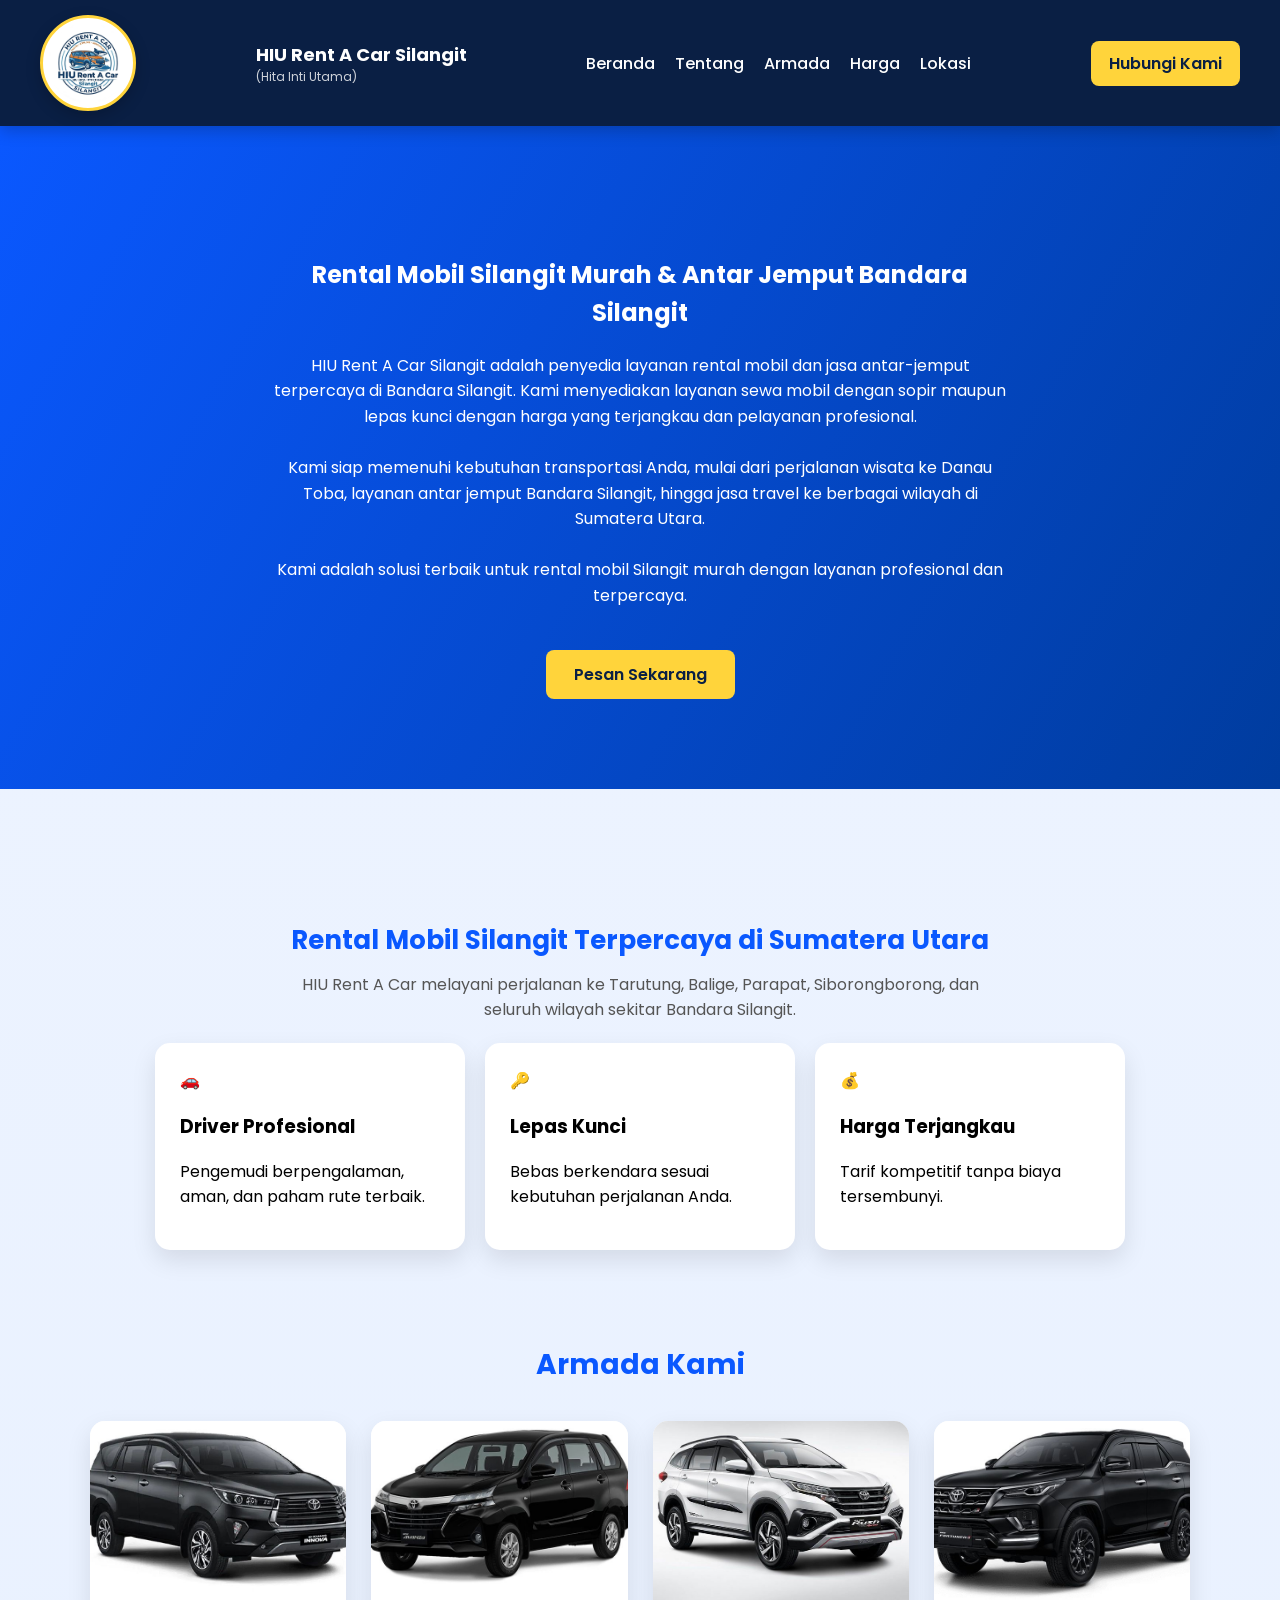
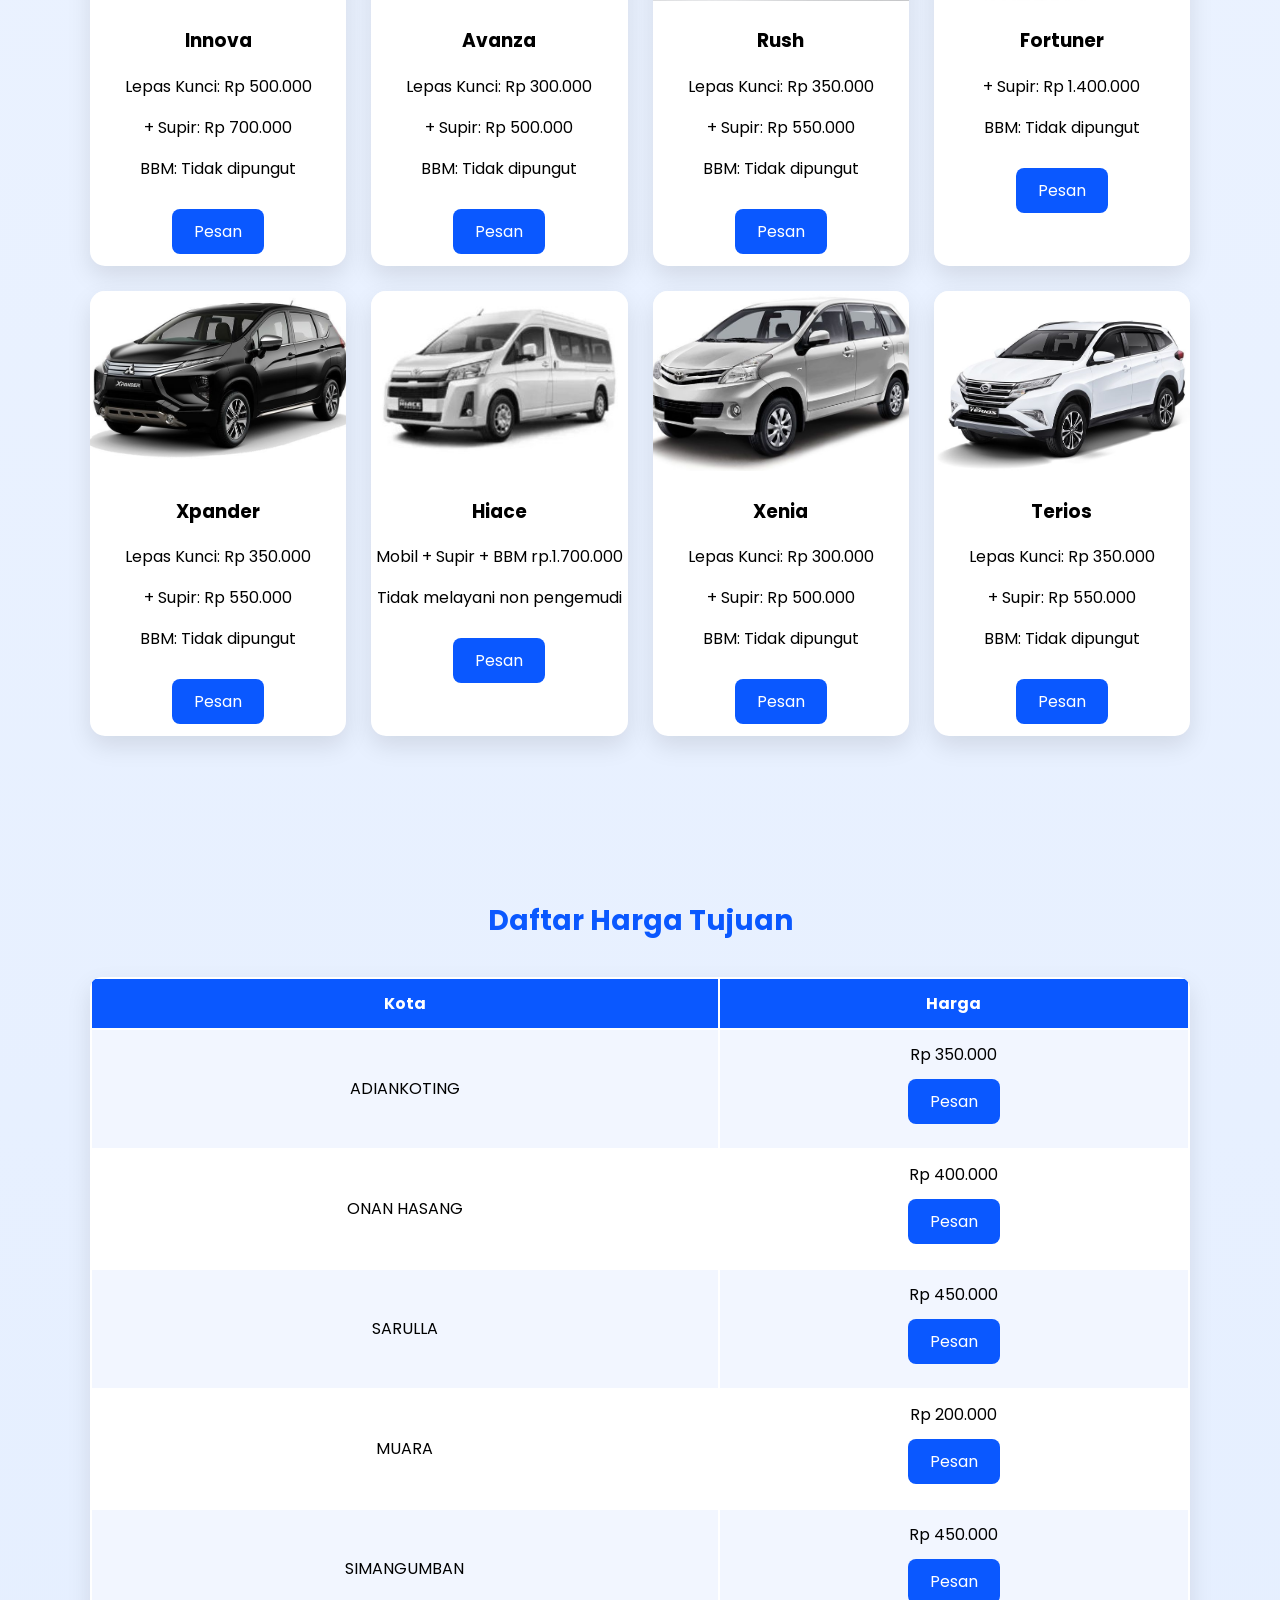
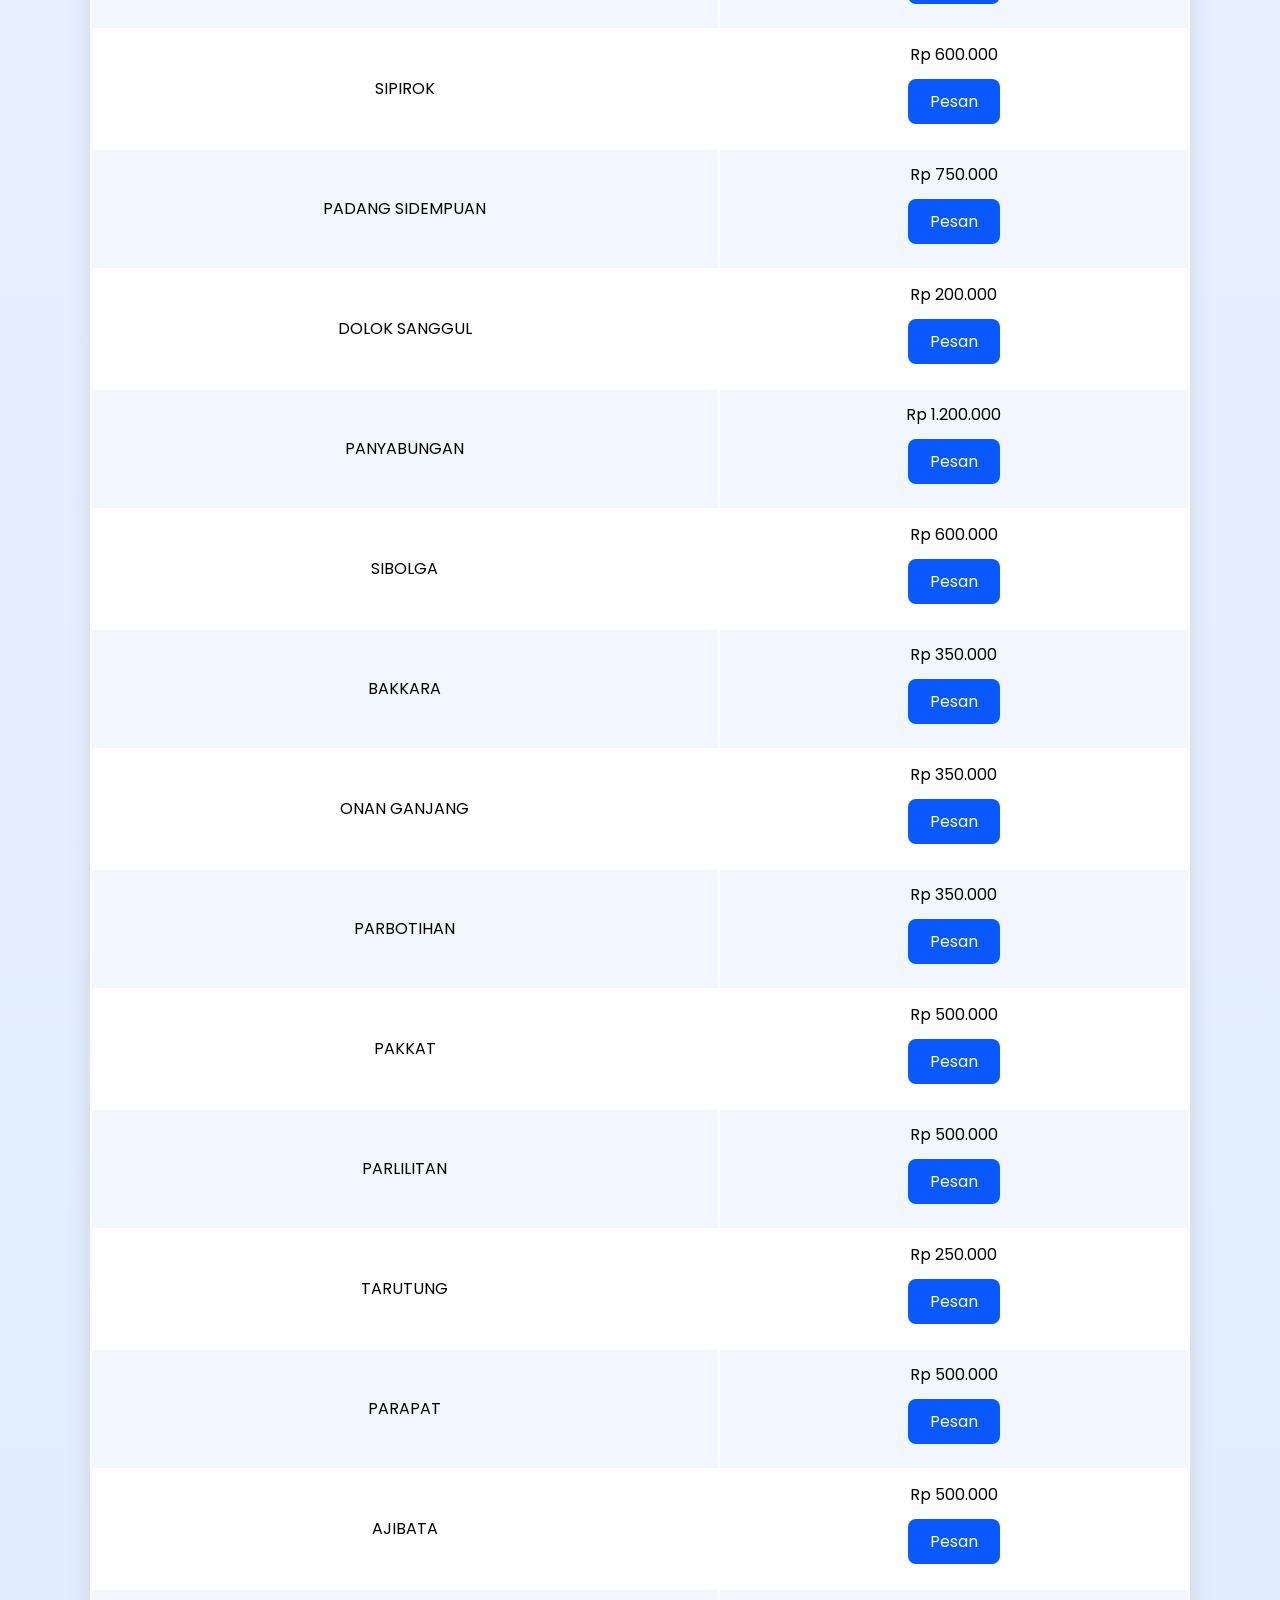
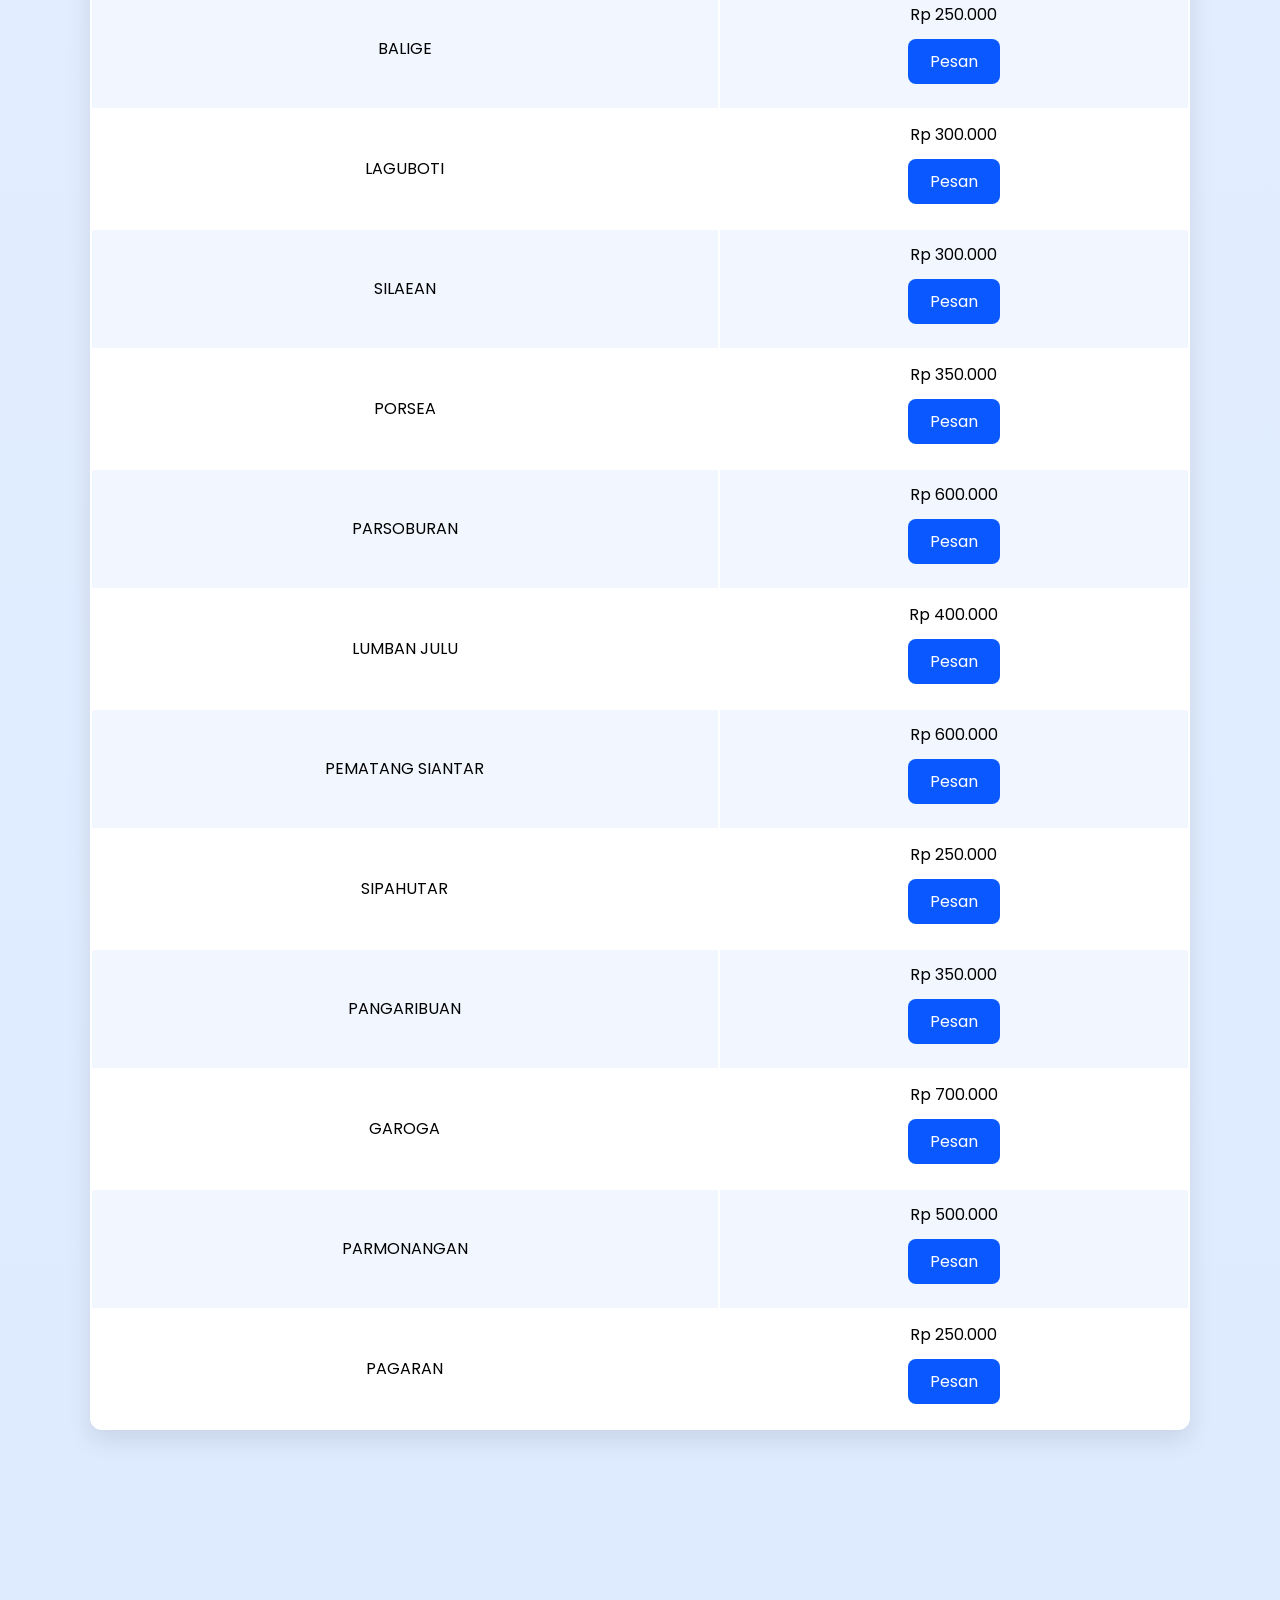
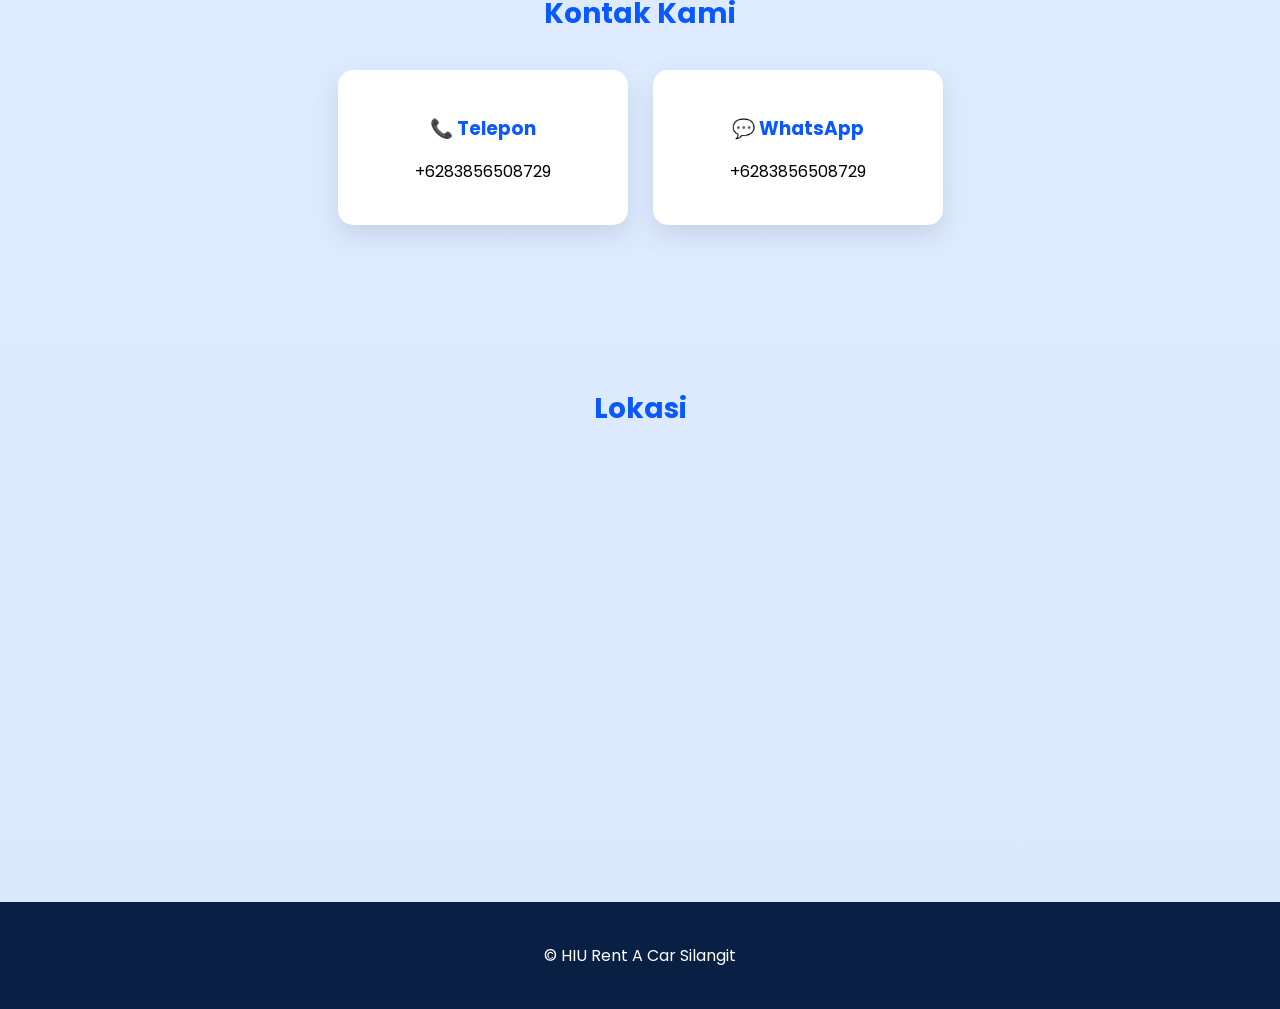
<file: index.html>
<!DOCTYPE html>
<html lang="id">
<head>
<meta charset="UTF-8">
<meta name="viewport" content="width=device-width, initial-scale=1.0">

<title>Rental Mobil Silangit Murah | HIU Rent A Car Bandara Silangit</title>

<meta name="description" content="HIU Rent A Car Silangit – Rental mobil & jasa antar jemput Bandara Silangit. Sewa mobil murah dengan sopir atau lepas kunci.">
<meta name="robots" content="index, follow">

<link rel="canonical" href="https://www.rentalmobilsilangithiu.site/">

<meta property="og:url" content="https://www.rentalmobilsilangithiu.site/">
<link href="https://fonts.googleapis.com/css2?family=Poppins:wght@300;400;600;700&display=swap" rel="stylesheet">
<link rel="stylesheet" href="style.css">
<link rel="icon" href="logo.jpeg">
</head>

<!-- REDIRECT KHUSUS GITHUB -->
<script>
if (location.hostname === "jeremytempest636-netizen.github.io") {
  location.replace("https://www.rentalmobilsilangithiu.site/");
}
</script>
<script type="application/ld+json">
{
  "@context": "https://schema.org",
  "@type": "LocalBusiness",
  "name": "HIU Rent A Car Silangit",
  "image": "https://www.rentalmobilsilangithiu.site/logo.jpeg",
  "telephone": "+6283856508729",
  "url": "https://www.rentalmobilsilangithiu.site/",
  "address": {
    "@type": "PostalAddress",
    "addressLocality": "Silangit",
    "addressRegion": "Sumatera Utara",
    "addressCountry": "ID"
  },
  "description": "Rental mobil dan jasa antar jemput Bandara Silangit dan Danau Toba."
}
</script>

</head>

<body>

<header class="navbar">
<div class="nav-container">

<img src="logo.jpeg" class="logo">

<div class="nav-text">
<h2>HIU Rent A Car Silangit</h2>
<p>(Hita Inti Utama)</p>
</div>

<nav>
<a href="#">Beranda</a>
<a href="#seo">Tentang</a>
<a href="#armada">Armada</a>
<a href="#harga">Harga</a>
<a href="#lokasi">Lokasi</a>
</nav>

<a href="https://wa.me/6283856508729" class="btn-nav">Hubungi Kami</a>

</div>
</header>

<section class="hero">
<div class="hero-content">

<h1>Rental Mobil Silangit Murah & Antar Jemput Bandara Silangit</h1>

<p>
HIU Rent A Car Silangit adalah penyedia layanan rental mobil dan jasa antar-jemput terpercaya di Bandara Silangit.
Kami menyediakan layanan sewa mobil dengan sopir maupun lepas kunci dengan harga yang terjangkau dan pelayanan profesional.
<br><br>
Kami siap memenuhi kebutuhan transportasi Anda, mulai dari perjalanan wisata ke Danau Toba, 
layanan antar jemput Bandara Silangit, hingga jasa travel ke berbagai wilayah di Sumatera Utara.
<br><br>
Kami adalah solusi terbaik untuk rental mobil Silangit murah dengan layanan profesional dan terpercaya.
</p>

<a href="https://wa.me/6283856508729" class="btn">Pesan Sekarang</a>

</div>
</section>

<section id="seo" class="container">
<h2>Rental Mobil Silangit Terpercaya di Sumatera Utara</h2>
<p>
HIU Rent A Car melayani perjalanan ke Tarutung, Balige, Parapat, Siborongborong, dan seluruh wilayah sekitar Bandara Silangit.
</p>
</section>

<section class="fitur-section">
<div class="fitur">

<div class="fitur-item">
<div class="icon">🚗</div>
<h3>Driver Profesional</h3>
<p>Pengemudi berpengalaman, aman, dan paham rute terbaik.</p>
</div>

<div class="fitur-item">
<div class="icon">🔑</div>
<h3>Lepas Kunci</h3>
<p>Bebas berkendara sesuai kebutuhan perjalanan Anda.</p>
</div>

<div class="fitur-item">
<div class="icon">💰</div>
<h3>Harga Terjangkau</h3>
<p>Tarif kompetitif tanpa biaya tersembunyi.</p>
</div>

</div>
</section>

<!-- ARMADA FIX -->
<section class="container" id="armada">
<h2 class="title">Armada Kami</h2>

<div class="grid">

<div class="card">
<img src="innova.jpg">
<h3>Innova</h3>
<p>Lepas Kunci: Rp 500.000</p>
<p>+ Supir: Rp 700.000</p>
<p>BBM: Tidak dipungut</p>
<a href="https://wa.me/6283856508729?text=Sewa%20Innova" class="btn-wa">Pesan</a>
</div>

<div class="card">
<img src="avanza.jpg">
<h3>Avanza</h3>
<p>Lepas Kunci: Rp 300.000</p>
<p>+ Supir: Rp 500.000</p>
<p>BBM: Tidak dipungut</p>
<a href="https://wa.me/6283856508729?text=Sewa%20Avanza" class="btn-wa">Pesan</a>
</div>

<div class="card">
<img src="rush.jpg">
<h3>Rush</h3>
<p>Lepas Kunci: Rp 350.000</p>
<p>+ Supir: Rp 550.000</p>
<p>BBM: Tidak dipungut</p>
<a href="https://wa.me/6283856508729?text=Sewa%20Rush" class="btn-wa">Pesan</a>
</div>

<div class="card">
<img src="fortuner.jpg">
<h3>Fortuner</h3>
<p>+ Supir: Rp 1.400.000</p>
<p>BBM: Tidak dipungut</p>
<a href="https://wa.me/6283856508729?text=Sewa%20Fortuner" class="btn-wa">Pesan</a>
</div>

<div class="card">
<img src="xpander.jpg">
<h3>Xpander</h3>
<p>Lepas Kunci: Rp 350.000</p>
<p>+ Supir: Rp 550.000</p>
<p>BBM: Tidak dipungut</p>
<a href="https://wa.me/6283856508729?text=Sewa%20Xpander" class="btn-wa">Pesan</a>
</div>

<div class="card">
<img src="hiace.jpg">
<h3>Hiace</h3>
<p>Mobil + Supir + BBM rp.1.700.000</p>
<p>Tidak melayani non pengemudi</p>
<a href="https://wa.me/6283856508729?text=Sewa%20Hiace" class="btn-wa">Pesan</a>
</div>

<div class="card">
<img src="xenia.jpg">
<h3>Xenia</h3>
<p>Lepas Kunci: Rp 300.000</p>
<p>+ Supir: Rp 500.000</p>
<p>BBM: Tidak dipungut</p>
<a href="https://wa.me/6283856508729?text=Sewa%20Xenia" class="btn-wa">Pesan</a>
</div>

<div class="card">
<img src="terios.jpg">
<h3>Terios</h3>
<p>Lepas Kunci: Rp 350.000</p>
<p>+ Supir: Rp 550.000</p>
<p>BBM: Tidak dipungut</p>
<a href="https://wa.me/6283856508729?text=Sewa%20Terios" class="btn-wa">Pesan</a>
</div>

</div>
</section>

<!-- HARGA FULL -->
<section class="container" id="harga">
<h2 class="title">Daftar Harga Tujuan</h2>

<table>
<tr><th>Kota</th><th>Harga</th></tr>

<tr><td>ADIANKOTING</td><td>Rp 350.000<br><a href="https://wa.me/6283856508729?text=Sewa%20ke%20Adiankoting" class="btn-wa">Pesan</a></td></tr>
<tr><td>ONAN HASANG</td><td>Rp 400.000<br><a href="https://wa.me/6283856508729?text=Sewa%20ke%20Onan%20Hasang" class="btn-wa">Pesan</a></td></tr>
<tr><td>SARULLA</td><td>Rp 450.000<br><a href="https://wa.me/6283856508729?text=Sewa%20ke%20Sarulla" class="btn-wa">Pesan</a></td></tr>
<tr><td>MUARA</td><td>Rp 200.000<br><a href="https://wa.me/6283856508729?text=Sewa%20ke%20Muara" class="btn-wa">Pesan</a></td></tr>
<tr><td>SIMANGUMBAN</td><td>Rp 450.000<br><a href="https://wa.me/6283856508729?text=Sewa%20ke%20Simangumban" class="btn-wa">Pesan</a></td></tr>
<tr><td>SIPIROK</td><td>Rp 600.000<br><a href="https://wa.me/6283856508729?text=Sewa%20ke%20Sipirok" class="btn-wa">Pesan</a></td></tr>
<tr><td>PADANG SIDEMPUAN</td><td>Rp 750.000<br><a href="https://wa.me/6283856508729?text=Sewa%20ke%20Padang%20Sidempuan" class="btn-wa">Pesan</a></td></tr>
<tr><td>DOLOK SANGGUL</td><td>Rp 200.000<br><a href="https://wa.me/6283856508729?text=Sewa%20ke%20Dolok%20Sanggul" class="btn-wa">Pesan</a></td></tr>
<tr><td>PANYABUNGAN</td><td>Rp 1.200.000<br><a href="https://wa.me/6283856508729?text=Sewa%20ke%20Panyabungan" class="btn-wa">Pesan</a></td></tr>
<tr><td>SIBOLGA</td><td>Rp 600.000<br><a href="https://wa.me/6283856508729?text=Sewa%20ke%20Sibolga" class="btn-wa">Pesan</a></td></tr>
<tr><td>BAKKARA</td><td>Rp 350.000<br><a href="https://wa.me/6283856508729?text=Sewa%20ke%20Bakkara" class="btn-wa">Pesan</a></td></tr>
<tr><td>ONAN GANJANG</td><td>Rp 350.000<br><a href="https://wa.me/6283856508729?text=Sewa%20ke%20Onan%20Ganjang" class="btn-wa">Pesan</a></td></tr>
<tr><td>PARBOTIHAN</td><td>Rp 350.000<br><a href="https://wa.me/6283856508729?text=Sewa%20ke%20Parbotihan" class="btn-wa">Pesan</a></td></tr>
<tr><td>PAKKAT</td><td>Rp 500.000<br><a href="https://wa.me/6283856508729?text=Sewa%20ke%20Pakkat" class="btn-wa">Pesan</a></td></tr>
<tr><td>PARLILITAN</td><td>Rp 500.000<br><a href="https://wa.me/6283856508729?text=Sewa%20ke%20Parlilitan" class="btn-wa">Pesan</a></td></tr>
<tr><td>TARUTUNG</td><td>Rp 250.000<br><a href="https://wa.me/6283856508729?text=Sewa%20ke%20Tarutung" class="btn-wa">Pesan</a></td></tr>
<tr><td>PARAPAT</td><td>Rp 500.000<br><a href="https://wa.me/6283856508729?text=Sewa%20ke%20Parapat" class="btn-wa">Pesan</a></td></tr>
<tr><td>AJIBATA</td><td>Rp 500.000<br><a href="https://wa.me/6283856508729?text=Sewa%20ke%20Ajibata" class="btn-wa">Pesan</a></td></tr>
<tr><td>BALIGE</td><td>Rp 250.000<br><a href="https://wa.me/6283856508729?text=Sewa%20ke%20Balige" class="btn-wa">Pesan</a></td></tr>
<tr><td>LAGUBOTI</td><td>Rp 300.000<br><a href="https://wa.me/6283856508729?text=Sewa%20ke%20Laguboti" class="btn-wa">Pesan</a></td></tr>
<tr><td>SILAEAN</td><td>Rp 300.000<br><a href="https://wa.me/6283856508729?text=Sewa%20ke%20Silaean" class="btn-wa">Pesan</a></td></tr>
<tr><td>PORSEA</td><td>Rp 350.000<br><a href="https://wa.me/6283856508729?text=Sewa%20ke%20Porsea" class="btn-wa">Pesan</a></td></tr>
<tr><td>PARSOBURAN</td><td>Rp 600.000<br><a href="https://wa.me/6283856508729?text=Sewa%20ke%20Parsoburan" class="btn-wa">Pesan</a></td></tr>
<tr><td>LUMBAN JULU</td><td>Rp 400.000<br><a href="https://wa.me/6283856508729?text=Sewa%20ke%20Lumban%20Julu" class="btn-wa">Pesan</a></td></tr>
<tr><td>PEMATANG SIANTAR</td><td>Rp 600.000<br><a href="https://wa.me/6283856508729?text=Sewa%20ke%20Pematang%20Siantar" class="btn-wa">Pesan</a></td></tr>
<tr><td>SIPAHUTAR</td><td>Rp 250.000<br><a href="https://wa.me/6283856508729?text=Sewa%20ke%20Sipahutar" class="btn-wa">Pesan</a></td></tr>
<tr><td>PANGARIBUAN</td><td>Rp 350.000<br><a href="https://wa.me/6283856508729?text=Sewa%20ke%20Pangaribuan" class="btn-wa">Pesan</a></td></tr>
<tr><td>GAROGA</td><td>Rp 700.000<br><a href="https://wa.me/6283856508729?text=Sewa%20ke%20Garoga" class="btn-wa">Pesan</a></td></tr>
<tr><td>PARMONANGAN</td><td>Rp 500.000<br><a href="https://wa.me/6283856508729?text=Sewa%20ke%20Parmonangan" class="btn-wa">Pesan</a></td></tr>
<tr><td>PAGARAN</td><td>Rp 250.000<br><a href="https://wa.me/6283856508729?text=Sewa%20ke%20Pagaran" class="btn-wa">Pesan</a></td></tr>

</table>
</section>

<section class="container kontak-section">
<h2 class="title">Kontak Kami</h2>

<div class="kontak-card">
<div class="kontak-item">
<h3>📞 Telepon</h3>
<p>+6283856508729</p>
</div>

<div class="kontak-item">
<h3>💬 WhatsApp</h3>
<p>+6283856508729</p>
</div>
</div>

</section>

<section class="container" id="lokasi">
<h2 class="title">Lokasi</h2>
<iframe src="https://maps.google.com/maps?q=bandara%20silangit&output=embed"></iframe>
</section>

<footer>
<p>© HIU Rent A Car Silangit</p>
</footer>

</body>
</html>
</file>
<file: style.css>
body{
margin:0;
font-family:'Poppins';
background:linear-gradient(180deg,#eef4ff,#dbe9ff);
}

/* NAVBAR */
.navbar{
position:sticky;
top:0;
background:#0a1f44;
color:white;
padding:15px 40px;
box-shadow:0 5px 15px rgba(0,0,0,0.2);
z-index:1000;
}

.nav-container{
display:flex;
align-items:center;
justify-content:space-between;
gap:20px;
}

.logo{
width:80px;
height:80px;
object-fit:cover;
border-radius:50%; /* bikin bulat */
border:3px solid #ffd43b; /* garis kuning biar kontras */
padding:5px;
background:white; /* nutup transparan */
box-shadow:0 5px 15px rgba(0,0,0,0.2);
}

/* TEXT LOGO */
.nav-text h2{
margin:0;
font-size:18px;
}

.nav-text p{
margin:0;
font-size:12px;
opacity:0.8;
}

/* MENU */
.nav-container nav{
display:flex;
gap:20px;
}

.nav-container nav a{
color:white;
text-decoration:none;
font-weight:500;
position:relative;
}

/* efek hover garis bawah */
.nav-container nav a::after{
content:'';
position:absolute;
width:0%;
height:2px;
background:#ffd43b;
left:0;
bottom:-5px;
transition:0.3s;
}

.nav-container nav a:hover::after{
width:100%;
}

/* BUTTON NAV */
.btn-nav{
background:#ffd43b;
padding:10px 18px;
border-radius:8px;
color:#0a1f44;
font-weight:600;
text-decoration:none;
transition:0.3s;
}

.btn-nav:hover{
background:#ffcc00;
}

/* HERO */
.hero{
background:linear-gradient(120deg,#0a58ff,#003c9e);
color:white;
padding:110px 20px 90px;
text-align:center;
}

.hero-content{
max-width:750px;
margin:auto;
line-height:1.6;
}

/* BUTTON HERO FIX */
.btn{
display:inline-block;
margin-top:25px;
background:#ffd43b;
color:#0a1f44;
padding:12px 28px;
border-radius:8px;
font-weight:600;
text-decoration:none;
transition:0.3s;
}

.btn:hover{
background:#ffcc00;
transform:translateY(-2px);
}

/* FITUR */
.fitur-section{
margin-top:-50px;
}

.fitur{
display:flex;
gap:20px;
justify-content:center;
flex-wrap:wrap;
}

.fitur-item{
background:white;
padding:25px;
border-radius:15px;
width:260px;
box-shadow:0 10px 25px rgba(0,0,0,0.1);
transition:0.3s;
}

.fitur-item:hover{
transform:translateY(-5px);
}

/* CONTAINER */
.container{
padding:70px 20px;
max-width:1100px;
margin:auto;
}

/* TITLE */
.title{
text-align:center;
color:#0a58ff;
margin-bottom:35px;
font-size:28px;
}

/* CARD */
.grid{
display:grid;
grid-template-columns:repeat(auto-fit,minmax(250px,1fr));
gap:25px;
}

.card{
background:white;
border-radius:15px;
overflow:hidden;
box-shadow:0 10px 25px rgba(0,0,0,0.1);
text-align:center;
transition:0.3s;
}

.card:hover{
transform:translateY(-8px);
}

.card img{
width:100%;
height:180px;
object-fit:cover;
}

/* BUTTON WA */
.btn-wa{
background:#0a58ff;
color:white;
padding:10px 22px;
border-radius:8px;
display:inline-block;
margin:12px;
text-decoration:none;
transition:0.3s;
}

.btn-wa:hover{
background:#003ecb;
}

/* TABLE */
table{
width:100%;
background:white;
border-radius:12px;
overflow:hidden;
box-shadow:0 10px 25px rgba(0,0,0,0.1);
}

th{
background:#0a58ff;
color:white;
}

td,th{
padding:12px;
text-align:center;
}

tr:nth-child(even){
background:#f2f6ff;
}

/* KONTAK */
.kontak-section{
text-align:center;
}

.kontak-card{
display:flex;
justify-content:center;
gap:25px;
flex-wrap:wrap;
margin-top:20px;
}

.kontak-item{
background:white;
padding:25px 35px;
border-radius:15px;
box-shadow:0 10px 25px rgba(0,0,0,0.1);
min-width:220px;
}

.kontak-item h3{
color:#0a58ff;
margin-bottom:10px;
}


/* MAP */
iframe{
width:100%;
height:320px;
border:none;
border-radius:15px;
}

/* WA FLOAT */
.wa{
position:fixed;
bottom:20px;
right:20px;
background:#25d366;
padding:15px;
border-radius:50%;
color:white;
font-size:20px;
box-shadow:0 5px 15px rgba(0,0,0,0.3);
}

/* SECTION SEO BIAR MATCH */
#seo{
text-align:center;
margin-top:40px;
}

#seo h2{
color:#0a58ff; /* biru */
font-size:26px;
margin-bottom:12px;
}

#seo p{
color:#555;
max-width:700px;
margin:auto;
line-height:1.6;
}

/* FOOTER */
footer{
background:#0a1f44;
color:white;
text-align:center;
padding:25px;
margin-top:40px;
}
</file>
